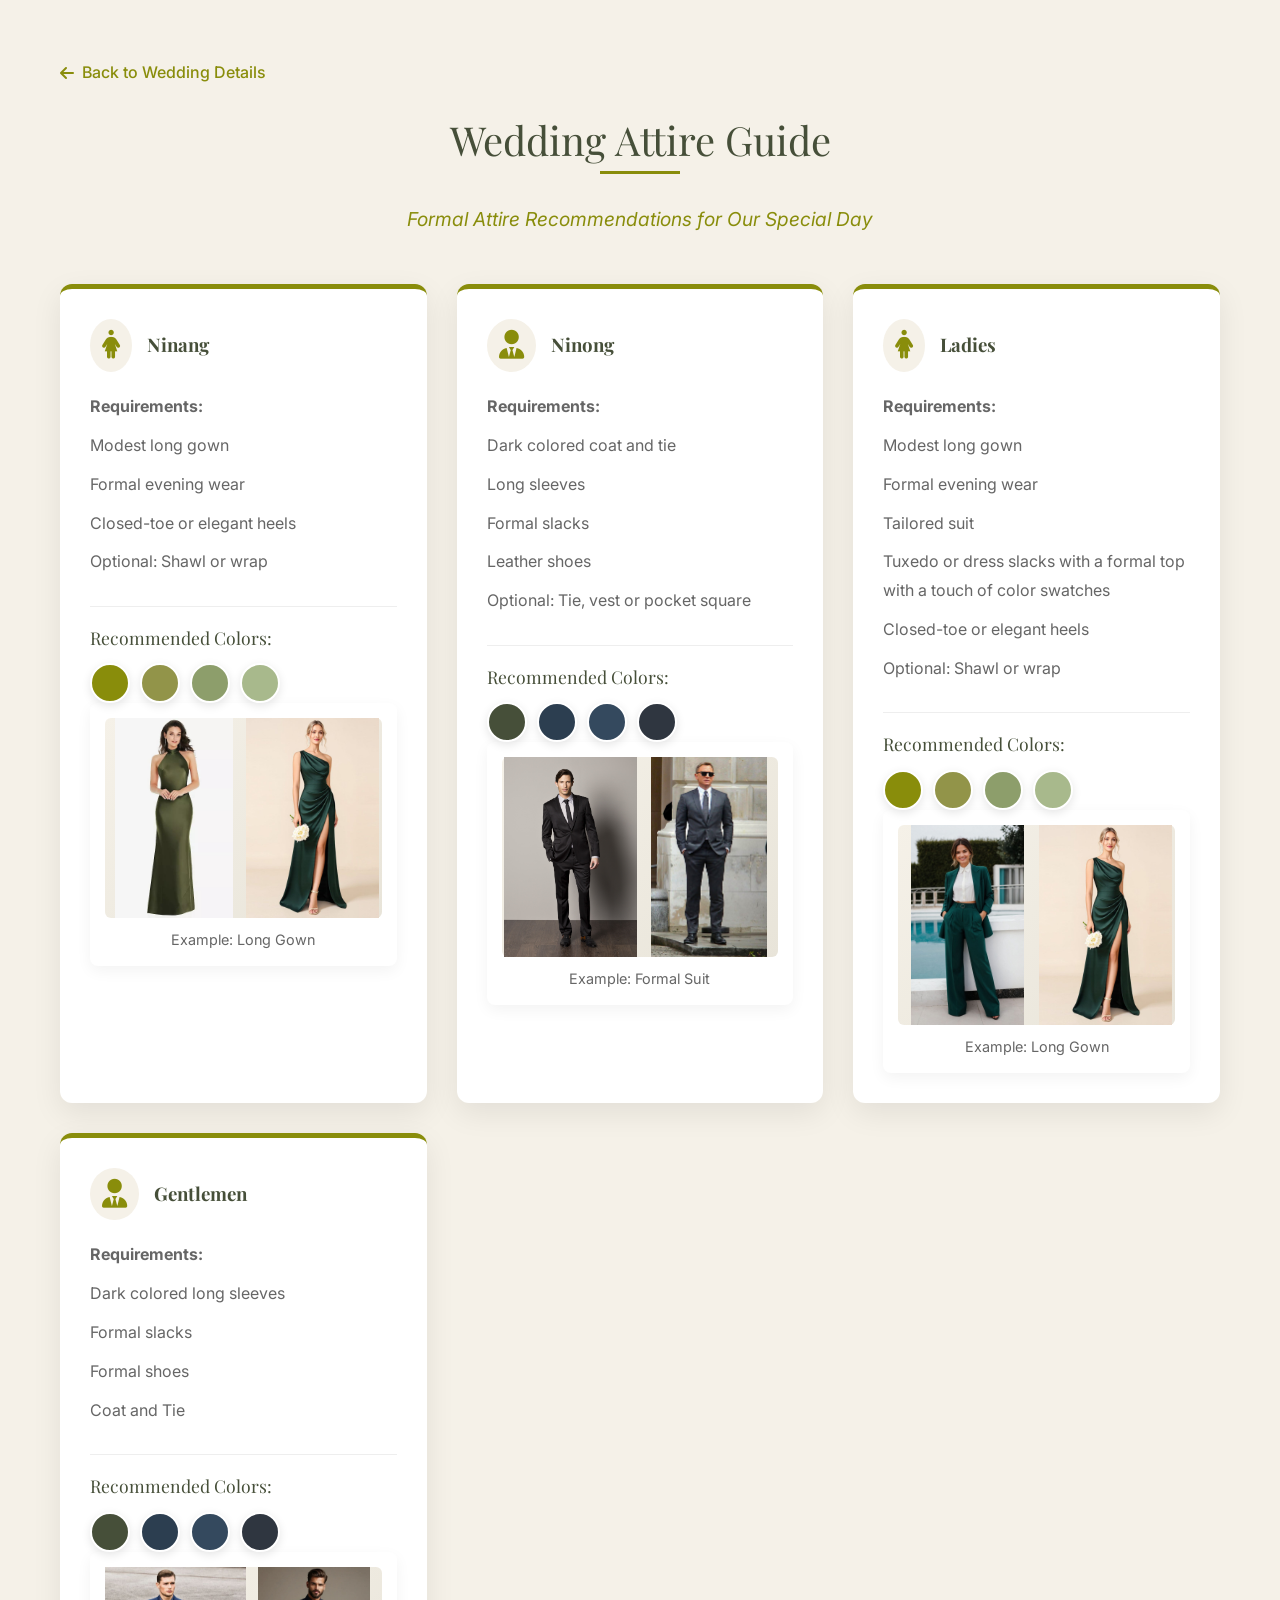
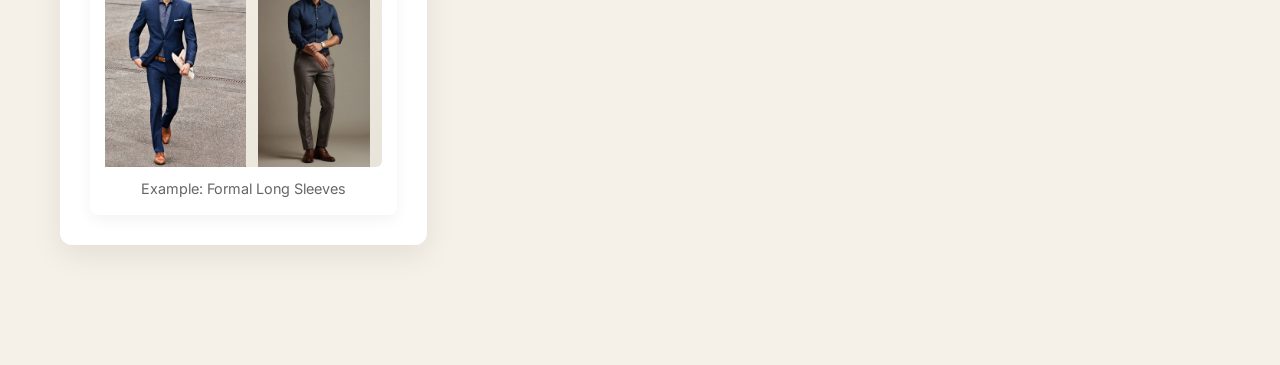
<file: AttireGuide.html>
<!DOCTYPE html>
<html lang="en">
<head>
    <meta charset="UTF-8">
    <meta name="viewport" content="width=device-width, initial-scale=1.0">
    <title>Attire Guide - Eurish & James Wedding</title>
    <link rel="preconnect" href="https://fonts.googleapis.com">
    <link rel="preconnect" href="https://fonts.gstatic.com" crossorigin>
    <link href="https://fonts.googleapis.com/css2?family=Playfair+Display:ital,wght@0,400;0,700;1,400&family=Inter:wght@300;400;500;600&display=swap" rel="stylesheet">
    <link rel="stylesheet" href="https://cdnjs.cloudflare.com/ajax/libs/font-awesome/6.0.0/css/all.min.css">
    <link rel="icon" type="image/png" href="favicon.png">
    <link rel="stylesheet" href="style.css">
    <style>
        .attire-guide-container {
            max-width: 1200px;
            margin: 0 auto;
            padding: 60px 20px;
            background: var(--beige);
            min-height: 100vh;
        }

        .back-button {
            display: inline-flex;
            align-items: center;
            gap: 8px;
            color: var(--olive);
            text-decoration: none;
            margin-bottom: 30px;
            font-weight: 500;
        }

        .attire-title {
            text-align: center;
            font-size: 2.5rem;
            color: var(--gray-green);
            margin-bottom: 40px;
            position: relative;
        }

            .attire-title::after {
                content: '';
                position: absolute;
                bottom: -10px;
                left: 50%;
                transform: translateX(-50%);
                width: 80px;
                height: 3px;
                background: var(--olive);
            }

        .attire-subtitle {
            text-align: center;
            color: var(--olive);
            font-size: 1.2rem;
            margin-bottom: 50px;
            font-style: italic;
        }

        .attire-grid {
            display: grid;
            grid-template-columns: repeat(auto-fit, minmax(300px, 1fr));
            gap: 30px;
            margin-bottom: 60px;
        }

        .attire-category {
            background: white;
            padding: 30px;
            border-radius: 12px;
            box-shadow: 0 10px 30px rgba(0,0,0,0.08);
            border-top: 5px solid var(--olive);
            transition: transform 0.3s ease;
        }

            .attire-category:hover {
                transform: translateY(-5px);
            }

        .attire-header {
            display: flex;
            align-items: center;
            gap: 15px;
            margin-bottom: 20px;
            color: var(--gray-green);
        }

            .attire-header i {
                font-size: 1.8rem;
                color: var(--olive);
                background: var(--beige);
                padding: 12px;
                border-radius: 50%;
            }

        .attire-content {
            color: var(--text-light);
            line-height: 1.8;
        }

            .attire-content p {
                margin-bottom: 10px;
            }

        .color-guide {
            margin-top: 30px;
            padding-top: 20px;
            border-top: 1px solid #eee;
        }

            .color-guide h4 {
                color: var(--gray-green);
                margin-bottom: 15px;
                font-size: 1.1rem;
            }

        .color-swatches {
            display: flex;
            gap: 10px;
            flex-wrap: wrap;
        }

        .example-images {
            margin-top: 60px;
        }

            .example-images h3 {
                text-align: center;
                color: var(--gray-green);
                margin-bottom: 30px;
                font-size: 1.8rem;
            }

        .image-grid {
            display: grid;
            grid-template-columns: repeat(auto-fit, minmax(250px, 1fr));
            gap: 20px;
        }

        .image-item {
            background: white;
            padding: 15px;
            border-radius: 8px;
            text-align: center;
            box-shadow: 0 5px 15px rgba(0,0,0,0.05);
        }

        .image-placeholder {
            width: 100%;
            height: 200px;
            background: linear-gradient(135deg, #f5f1e8 0%, #e8e4d9 100%);
            border-radius: 6px;
            display: flex;
            align-items: center;
            justify-content: center;
            color: var(--olive);
            font-size: 0.9rem;
            margin-bottom: 10px;
        }

        .image-item p {
            color: var(--text-light);
            font-size: 0.9rem;
        }

        @media (max-width: 768px) {
            .attire-grid {
                grid-template-columns: 1fr;
            }

            .attire-title {
                font-size: 2rem;
            }
        }
    </style>
</head>
<body>
    <div class="attire-guide-container">
        <a href="./index.html" class="back-button">
            <i class="fas fa-arrow-left"></i> Back to Wedding Details
        </a>

        <h1 class="attire-title">Wedding Attire Guide</h1>
        <p class="attire-subtitle">Formal Attire Recommendations for Our Special Day</p>


        <div class="attire-grid">


            <div class="attire-category">
                <div class="attire-header">
                    <i class="fas fa-female"></i>
                    <h3><strong>Ninang</strong></h3>
                </div>
                <div class="attire-content">
                    <p><strong>Requirements:</strong></p>
                    <p>Modest long gown</p>
                    <p>Formal evening wear</p>
                    <!--<p>Elegant accessories</p>-->
                    <p>Closed-toe or elegant heels</p>
                    <p>Optional: Shawl or wrap</p>

                    <div class="color-guide">
                        <h4>Recommended Colors:</h4>
                        <div class="color-swatches">
                            <div class="color-swatch" style="background: #898d0b;"></div>
                            <div class="color-swatch" style="background: #929449;"></div>
                            <div class="color-swatch" style="background: #8D9E6B;"></div>
                            <div class="color-swatch" style="background: #a8b98c;"></div>
                        </div>
                    </div>
                </div>
                <div class="image-item">
                    <div class="image-placeholder">
                        <!--<i class="fas fa-image"></i> Example: Formal Suit-->
                        <!--<img src="./long-gown.jpg" alt="long-gown" class="qr-image">-->
                        <img src="./long-gown1.jpg" alt="long-gown1" class="qr-image">
                        <img src="./long-gown2.jpg" alt="long-gown2" class="qr-image">
                    </div>
                    <p>Example: Long Gown</p>
                </div>

            </div>


            <div class="attire-category">
                <div class="attire-header">
                    <i class="fas fa-user-tie"></i>
                    <h3><strong>Ninong</strong></h3>
                </div>

                <div class="attire-content">
                    <p><strong>Requirements:</strong></p>
                    <p>Dark colored coat and tie</p>
                    <p>Long sleeves</p>
                    <p>Formal slacks</p>
                    <p>Leather shoes</p>
                    <p>Optional: Tie, vest or pocket square</p>

                    <div class="color-guide">
                        <h4>Recommended Colors:</h4>
                        <div class="color-swatches">
                            <div class="color-swatch" style="background: #464f39;"></div>
                            <div class="color-swatch" style="background: #2c3e50;"></div>
                            <div class="color-swatch" style="background: #34495e;"></div>
                            <div class="color-swatch" style="background: #2f3640;"></div>
                        </div>
                    </div>
                </div>
                <div class="image-item">
                    <div class="image-placeholder">
                        <!--<i class="fas fa-image"></i> Example: Formal Suit-->
                        <img src="./black-suit.jpg" alt="black-suit" class="qr-image">
                        <img src="./dark-grey-suit.jpg" alt="dark-grey-suit" class="qr-image">
                        <!--<img src="./navy-suit.jpg" alt="navy-suit" class="qr-image">-->
                    </div>
                    <p>Example: Formal Suit</p>
                </div>
            </div>


            <div class="attire-category">
                <div class="attire-header">
                    <i class="fas fa-female"></i>
                    <h3><strong>Ladies</strong></h3>
                </div>
                <div class="attire-content">
                    <p><strong>Requirements:</strong></p>
                    <p>Modest long gown</p>
                    <p>Formal evening wear</p>
                    <p>Tailored suit</p>
                    <p>Tuxedo or dress slacks with a formal top with a touch of color swatches</p>
                    <p>Closed-toe or elegant heels</p>
                    <p>Optional: Shawl or wrap</p>

                    <div class="color-guide">
                        <h4>Recommended Colors:</h4>
                        <div class="color-swatches">
                            <div class="color-swatch" style="background: #898d0b;"></div>
                            <div class="color-swatch" style="background: #929449;"></div>
                            <div class="color-swatch" style="background: #8D9E6B;"></div>
                            <div class="color-swatch" style="background: #a8b98c;"></div>
                        </div>
                    </div>
                </div>
                <div class="image-item">
                    <div class="image-placeholder">
                        <!--<i class="fas fa-image"></i> Example: Formal Suit-->
                        <!--<img src="./long-gown.jpg" alt="long-gown" class="qr-image">-->
                        <img src="./tuxedo.jpg" alt="tuxedo" class="qr-image">
                        <img src="./long-gown2.jpg" alt="long-gown2" class="qr-image">
                    </div>
                    <p>Example: Long Gown</p>
                </div>

            </div>


            <div class="attire-category">
                <div class="attire-header">
                    <i class="fas fa-user-tie"></i>
                    <h3><strong>Gentlemen</strong></h3>
                </div>

                <div class="attire-content">
                    <p><strong>Requirements:</strong></p>
                    <p>Dark colored long sleeves</p>
                    <p>Formal slacks</p>
                    <p>Formal shoes</p>
                    <p>Coat and Tie</p>

                    <div class="color-guide">
                        <h4>Recommended Colors:</h4>
                        <div class="color-swatches">
                            <div class="color-swatch" style="background: #464f39;"></div>
                            <div class="color-swatch" style="background: #2c3e50;"></div>
                            <div class="color-swatch" style="background: #34495e;"></div>
                            <div class="color-swatch" style="background: #2f3640;"></div>
                        </div>
                    </div>
                </div>
                <div class="image-item">
                    <div class="image-placeholder">
                        <!--<i class="fas fa-image"></i> Example: Formal Suit-->
                        <img src="./navy-suit.jpg" alt="long-sleeves" class="qr-image">
                        <img src="./long-sleeves2.jpg" alt="long-sleeves2" class="qr-image">
                        <!--<img src="./navy-suit.jpg" alt="navy-suit" class="qr-image">-->
                    </div>
                    <p>Example: Formal Long Sleeves</p>
                </div>
            </div>

        </div>

        <!--<div class="example-images">
            <h3>Attire Inspiration</h3>
            <div class="image-grid">
                <div class="image-item">
                    <div class="image-placeholder">
                        <i class="fas fa-image"></i> Example: Formal Suit
                    </div>
                    <p>Dark colored suit with tie</p>
                </div>
                <div class="image-item">
                    <div class="image-placeholder">
                        <i class="fas fa-image"></i> Example: Long Gown
                    </div>
                    <p>Elegant evening gown</p>
                </div>
                <div class="image-item">
                    <div class="image-placeholder">
                        <i class="fas fa-image"></i> Example: Color Palette
                    </div>
                    <p>Wedding color scheme</p>
                </div>
            </div>
        </div>-->
    </div>

    <script>
        // Smooth scrolling for back button
        document.querySelector('.back-button').addEventListener('click', function(e) {
            e.preventDefault();
            window.history.back();
        });
    </script>
</body>
</html>
</file>
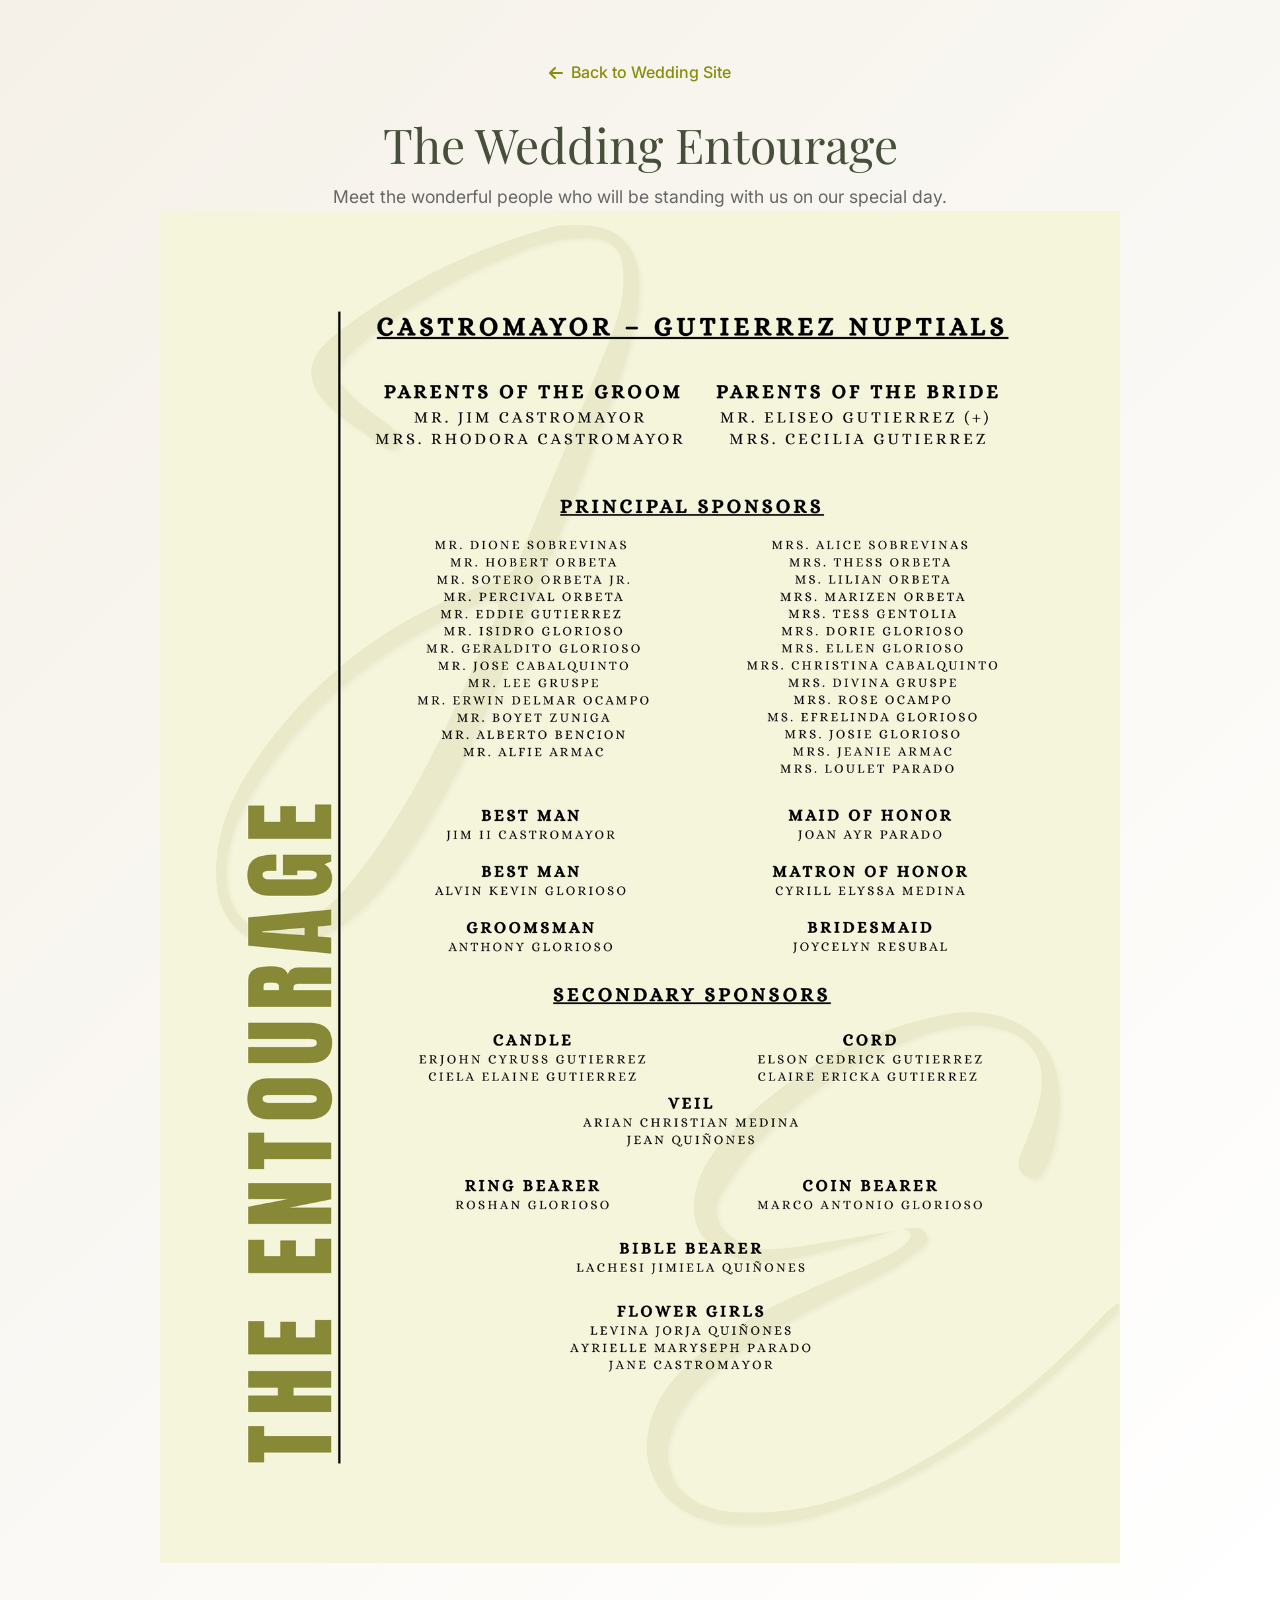
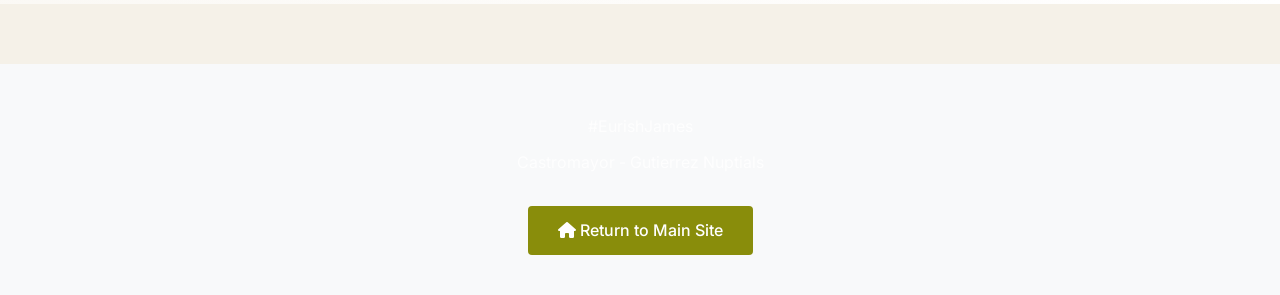
<file: entourage.html>
<!DOCTYPE html>
<html lang="en">
<head>
    <meta charset="UTF-8">
    <meta name="viewport" content="width=device-width, initial-scale=1.0">
    <title>The Entourage - Eurish & James Wedding</title>
    <link rel="preconnect" href="https://fonts.googleapis.com">
    <link rel="preconnect" href="https://fonts.gstatic.com" crossorigin>
    <link href="https://fonts.googleapis.com/css2?family=Playfair+Display:ital,wght@0,400;0,700;1,400&family=Inter:wght@300;400;500;600&display=swap" rel="stylesheet">
    <link rel="stylesheet" href="https://cdnjs.cloudflare.com/ajax/libs/font-awesome/6.0.0/css/all.min.css">
    <!-- Add favicon -->
    <link rel="icon" type="image/png" href="favicon.png">
    <link rel="stylesheet" href="style.css">
    <style>
        /* Additional styles for entourage page */
        .entourage-header {
            text-align: center;
            padding: 60px 20px 40px;
            background: linear-gradient(135deg, var(--beige) 0%, #ffffff 100%);
        }

        .back-button {
            display: inline-flex;
            align-items: center;
            gap: 8px;
            color: var(--olive);
            text-decoration: none;
            margin-bottom: 30px;
            font-weight: 500;
        }

        .entourage-header h1 {
            font-size: 3rem;
            color: var(--gray-green);
            margin-bottom: 10px;
        }

        .entourage-header p {
            color: var(--text-light);
            font-size: 1.1rem;
            max-width: 800px;
            margin: 0 auto;
            line-height: 1.6;
        }

        .entourage-container {
            max-width: 1200px;
            margin: 0 auto;
            padding: 40px 20px;
        }

        .entourage-category {
            margin-bottom: 80px;
        }

        .category-title {
            text-align: center;
            color: var(--gray-green);
            font-size: 2.2rem;
            margin-bottom: 40px;
            padding-bottom: 15px;
            border-bottom: 3px solid var(--olive-pale);
            position: relative;
        }

            .category-title::after {
                content: '';
                position: absolute;
                bottom: -3px;
                left: 50%;
                transform: translateX(-50%);
                width: 100px;
                height: 3px;
                background: var(--olive);
            }

        .entourage-grid-detailed {
            display: grid;
            grid-template-columns: repeat(auto-fill, minmax(280px, 1fr));
            gap: 30px;
        }

        .entourage-card {
            background: white;
            border-radius: 12px;
            overflow: hidden;
            box-shadow: 0 10px 30px rgba(0,0,0,0.08);
            transition: all 0.3s ease;
            border: 1px solid #eee;
        }

            .entourage-card:hover {
                transform: translateY(-5px);
                box-shadow: 0 15px 40px rgba(137, 141, 11, 0.15);
            }

        .member-image-container {
            width: 100%;
            height: 280px;
            position: relative;
            border-bottom: 3px solid var(--olive);
        }

        /*.member-image {
            width: 100%;
            height: 100%;
            object-fit: cover;
            display: block;
        }*/

        .member-image {
            position: absolute;
            inset: 0;
            width: 100%;
            height: 100%;
            object-fit: contain;
        }

        .image-placeholder {
            position: absolute;
            top: 0;
            left: 0;
            width: 100%;
            height: 100%;
            background: linear-gradient(135deg, var(--olive-light) 0%, var(--olive-pale) 100%);
            object-fit: contain;
            display: flex;
            align-items: center;
            justify-content: center;
            color: white;
            font-size: 4rem;
            z-index: 1;
        }

        /* Show placeholder only if image fails to load or doesn't exist */
    /*    .member-image:not([src]),
        .member-image[src=""],
        .member-image-container:not(:has(img[src])) .image-placeholder,
        .member-image-container img[style*="display: none"] + .image-placeholder {
            display: flex;
        }*/

        .member-info {
            padding: 25px;
            text-align: center;
        }

        .member-role {
            color: var(--olive);
            font-weight: 600;
            font-size: 0.9rem;
            text-transform: uppercase;
            letter-spacing: 1px;
            margin-bottom: 8px;
        }

        .member-name {
            color: var(--gray-green);
            font-size: 1.3rem;
            margin-bottom: 5px;
            font-family: 'Playfair Display', serif;
        }

        .member-relation {
            color: var(--text-light);
            font-size: 0.95rem;
            font-style: italic;
            margin-bottom: 15px;
        }

        .member-note {
            color: var(--text-light);
            font-size: 0.9rem;
            padding-top: 15px;
            border-top: 1px solid #eee;
            margin-top: 15px;
        }

        .entourage-footer {
            text-align: center;
            padding: 40px 20px;
            background: var(--gray-light);
            margin-top: 60px;
        }

        /* Remove arrows from ALL member names on this page */
        h3.member-name::after,
        .entourage-card h3::after,
        .member-info h3::after {
            content: none !important;
            display: none !important;
            visibility: hidden !important;
            width: 0 !important;
            height: 0 !important;
            opacity: 0 !important;
        }

        @media (max-width: 768px) {
            .entourage-header h1 {
                font-size: 2.2rem;
            }

            .category-title {
                font-size: 1.8rem;
            }

            .entourage-grid-detailed {
                grid-template-columns: 1fr;
            }

            .member-image-container {
                height: 240px;
            }
        }
    </style>
</head>
<body>
    <!-- Header with back button -->
    <header class="entourage-header">
        <div class="container">
            <a href="index.html#entourage" class="back-button">
                <i class="fas fa-arrow-left"></i> Back to Wedding Site
            </a>
            <h1>The Wedding Entourage</h1>
            <p>Meet the wonderful people who will be standing with us on our special day.</p>
            <img src="./Entourage.png" alt="Entourage" class="qr-image">
        </div>
    </header>

    <!--<div class="entourage-container">-->

        <!-- Parents Section -->
        <!--<section class="entourage-category" id="parents">-->

            <!-- Row 1: Parents of the Bride -->
            <!--<h2 class="category-title">Parents of the Bride</h2>
            <div class="entourage-grid-detailed">-->
                <!-- Bride's Father -->
                <!--<div class="entourage-card">
                    <div class="member-image-container">
                        <img src="./images/parents-bride-father.jpg" alt="Mr. Eliseo Gutierrez" class="member-image">
                        <div class="image-placeholder">
                            <i class="fas fa-user-tie"></i>
                        </div>
                    </div>
                    <div class="member-info">
                        <div class="member-role">Father of the Bride</div>
                        <h3 class="member-name">Mr. Eliseo Gutierrez (+)</h3>
                        <p class="member-relation">Bride's Father</p>
                    </div>
                </div>-->

                <!-- Bride's Mother -->
                <!--<div class="entourage-card">
                    <div class="member-image-container">
                        <img src="./images/parents-bride-mother.jpg" alt="Mrs. Cecilia Gutierrez" class="member-image">
                        <div class="image-placeholder">
                            <i class="fas fa-user-tie"></i>
                        </div>
                    </div>
                    <div class="member-info">
                        <div class="member-role">Mother of the Bride</div>
                        <h3 class="member-name">Mrs. Cecilia Gutierrez</h3>
                        <p class="member-relation">Bride's Mother</p>
                    </div>
                </div>
            </div>--> <!-- End of Bride's Parents Row -->
            <!-- Row 2: Parents of the Groom -->
            <!--<h2 class="category-title" style="margin-top: 3rem;">Parents of the Groom</h2>
            <div class="entourage-grid-detailed">-->
                <!-- Groom's Father -->
                <!--<div class="entourage-card">
                    <div class="member-image-container">
                        <div class="image-placeholder">-->
                            <!--<img src="./images/parents-groom-father.jpg" alt="Mr. Jim Castromayor" class="member-image">-->
                            <!--<i class="fas fa-user-tie"></i>
                        </div>
                    </div>
                    <div class="member-info">
                        <div class="member-role">Father of the Groom</div>
                        <h3 class="member-name">Mr. Jim Castromayor</h3>
                        <p class="member-relation">Groom's Father</p>
                    </div>
                </div>-->

                <!-- Groom's Mother -->
                <!--<div class="entourage-card">
                    <div class="member-image-container">
                        <div class="image-placeholder">-->
                            <!--<img src="./images/parents-groom-mother.jpg" alt="Mrs. Rhodora Castromayor" class="member-image">-->
                            <!--<i class="fas fa-user-tie"></i>
                        </div>
                    </div>
                    <div class="member-info">
                        <div class="member-role">Mother of the Groom</div>
                        <h3 class="member-name">Mrs. Rhodora Castromayor</h3>
                        <p class="member-relation">Groom's Mother</p>
                    </div>
                </div>
            </div>--> <!-- End of Groom's Parents Row -->

        <!--</section>-->

        <!-- Wedding Party Section -->
        <!--<section class="entourage-category" id="wedding-party">
            <h2 class="category-title">Wedding Party</h2>
            <div class="entourage-grid-detailed">-->

                <!-- Matron of Honor -->
                <!--<div class="entourage-card">
                    <div class="member-image-container">
                        <img src="./images/matron-of-honor-cyrill.jpg" alt="Cyrill Elyssa Medina" class="member-image">
                        <div class="image-placeholder">
                            <i class="fas fa-user-tie"></i>
                        </div>
                    </div>
                    <div class="member-info">
                        <div class="member-role">Matron of Honor</div>
                        <h3 class="member-name">Cyrill Elyssa Medina</h3>
                        <p class="member-relation">Bride's Sister</p>
                    </div>
                </div>-->

                <!-- Maid of Honor -->
                <!--<div class="entourage-card">
                    <div class="member-image-container">
                        <img src="./images/maid-of-honor-joan.jpg" alt="Joan Ayr Parado" class="member-image">
                        <div class="image-placeholder">
                            <i class="fas fa-user-tie"></i>
                        </div>
                    </div>
                    <div class="member-info">
                        <div class="member-role">Maid of Honor</div>
                        <h3 class="member-name">Joan Ayr Parado</h3>
                        <p class="member-relation">Bride's Cousin</p>
                    </div>
                </div>-->

                <!-- Best Man -->
                <!--<div class="entourage-card">
                    <div class="member-image-container">
                        <img src="./images/best-man-alvin.jpg" alt="Alvin Kevin Glorioso" class="member-image">
                        <div class="image-placeholder">
                            <i class="fas fa-user-tie"></i>
                        </div>
                    </div>
                    <div class="member-info">
                        <div class="member-role">Best Man</div>
                        <h3 class="member-name">Alvin Kevin Glorioso</h3>
                        <p class="member-relation">Groom's Cousin</p>
                    </div>
                </div>-->

                <!-- Best Man -->
                <!--<div class="entourage-card">
                    <div class="member-image-container">
                        <img src="./images/best-man-jim.jpg" alt="Jim II Castromayor" class="member-image">
                        <div class="image-placeholder">
                            <i class="fas fa-user-tie"></i>
                        </div>
                    </div>
                    <div class="member-info">
                        <div class="member-role">Best Man</div>
                        <h3 class="member-name">Jim II Castromayor</h3>
                        <p class="member-relation">Groom's Brother</p>
                    </div>
                </div>-->

                <!-- Bridesmaid -->
                <!--<div class="entourage-card">
                    <div class="member-image-container">
                        <img src="./images/bridesmaid-jocelyn.jpg" alt="Jocelyn Resubal" class="member-image">
                        <div class="image-placeholder">
                            <i class="fas fa-user-tie"></i>
                        </div>
                    </div>
                    <div class="member-info">
                        <div class="member-role">Bridesmaid</div>
                        <h3 class="member-name">Joyce Resubal</h3>
                        <p class="member-relation">Bride's Cousin</p>
                    </div>
                </div>-->


                <!-- Grooms Man -->
                <!--<div class="entourage-card">
                    <div class="member-image-container">
                        <img src="./images/groomsman-anthony.jpg" alt="Anthony Glorioso" class="member-image">
                        <div class="image-placeholder">
                            <i class="fas fa-user-tie"></i>
                        </div>
                    </div>
                    <div class="member-info">
                        <div class="member-role">Grooms Man</div>
                        <h3 class="member-name">Anthony Glorioso</h3>
                        <p class="member-relation">Groom's Cousin</p>
                    </div>
                </div>-->

                <!-- Candle -->

                <!--<div class="entourage-card">
                    <div class="member-image-container">
                        <img src="./images/candle-ciela.jpg" alt="Ciela Elaine Gutierrez" class="member-image">
                        <div class="image-placeholder">
                            <i class="fas fa-user-tie"></i>
                        </div>
                    </div>
                    <div class="member-info">
                        <div class="member-role">Candle Bearer</div>
                        <h3 class="member-name">Ciela Elaine Gutierrez</h3>
                        <p class="member-relation">Bride's Sister</p>
                    </div>
                </div>


                <div class="entourage-card">
                    <div class="member-image-container">
                        <img src="./images/candle-erjohn.jpg" alt="Erjohn Cyruss Gutierrez" class="member-image">
                        <div class="image-placeholder">
                            <i class="fas fa-user-tie"></i>
                        </div>
                    </div>
                    <div class="member-info">
                        <div class="member-role">Candle Bearer</div>
                        <h3 class="member-name">Erjohn Cyruss Gutierrez</h3>
                        <p class="member-relation">Bride's Brother</p>
                    </div>
                </div>-->



                <!-- Cord -->
                <!--<div class="entourage-card">
                    <div class="member-image-container">
                        <img src="./images/cord-claire.jpg" alt="Claire Ericka Gutierrez" class="member-image">
                        <div class="image-placeholder">
                            <i class="fas fa-user-tie"></i>
                        </div>
                    </div>
                    <div class="member-info">
                        <div class="member-role">Cord Bearer</div>
                        <h3 class="member-name">Claire Ericka Gutierrez</h3>
                        <p class="member-relation">Bride's Sister</p>
                    </div>
                </div>

                <div class="entourage-card">
                    <div class="member-image-container">
                        <img src="./images/cord-elson.jpg" alt="Elson Cedrick Gutierrez" class="member-image">
                        <div class="image-placeholder">
                            <i class="fas fa-user-tie"></i>
                        </div>
                    </div>
                    <div class="member-info">
                        <div class="member-role">Cord Bearer</div>
                        <h3 class="member-name">Elson Cedrick Gutierrez</h3>
                        <p class="member-relation">Bride's Brother</p>
                    </div>
                </div>-->


                <!-- Veil -->
                <!--<div class="entourage-card">
                    <div class="member-image-container">
                        <img src="./images/veil-jean.jpg" alt="Jean Quiñones" class="member-image">
                        <div class="image-placeholder">
                            <i class="fas fa-user-tie"></i>
                        </div>
                    </div>
                    <div class="member-info">
                        <div class="member-role">Veil Bearer</div>
                        <h3 class="member-name">Jean Quiñones</h3>
                        <p class="member-relation">Groom's Sister</p>
                    </div>
                </div>

                <div class="entourage-card">
                    <div class="member-image-container">
                        <img src="./images/veil-arian.jpg" alt="Arian Christian Medina" class="member-image">
                        <div class="image-placeholder">
                            <i class="fas fa-user-tie"></i>
                        </div>
                    </div>
                    <div class="member-info">
                        <div class="member-role">Veil Bearer</div>
                        <h3 class="member-name">Arian Christian Medina</h3>
                        <p class="member-relation">Bride's Brother-in-law</p>
                    </div>
                </div>-->

                <!-- Bible Bearer -->
                <!--<div class="entourage-card">
                    <div class="member-image-container">
                        <img src="./images/bible-lachesi.jpg" alt="Lachesi Jimiela Quiñones" class="member-image">
                        <div class="image-placeholder">
                            <i class="fas fa-user-tie"></i>
                        </div>
                    </div>
                    <div class="member-info">
                        <div class="member-role">Bible Bearer</div>
                        <h3 class="member-name">Lachesi Jimiela Quiñones</h3>
                        <p class="member-relation">Groom's Niece</p>
                    </div>
                </div>-->

                <!-- Coin Bearer -->
                <!--<div class="entourage-card">
                    <div class="member-image-container">
                        <img src="./images/coin-marco.jpg" alt="Marco Antonio Glorioso" class="member-image">
                        <div class="image-placeholder">
                            <i class="fas fa-user-tie"></i>
                        </div>
                    </div>
                    <div class="member-info">
                        <div class="member-role">Coin Bearer</div>
                        <h3 class="member-name">Marco Antonio Glorioso</h3>
                        <p class="member-relation">Groom's Nephew</p>
                    </div>
                </div>-->

                <!-- Ring Bearer -->
                <!--<div class="entourage-card">
                    <div class="member-image-container">
                        <img src="./images/ring-roshan.jpg" alt="Roshan Glorioso" class="member-image">
                        <div class="image-placeholder">
                            <i class="fas fa-user-tie"></i>
                        </div>
                    </div>
                    <div class="member-info">
                        <div class="member-role">Ring Bearer</div>
                        <h3 class="member-name">Roshan Glorioso</h3>
                        <p class="member-relation">Groom's Nephew</p>
                    </div>
                </div>-->

                <!-- Flower Girls -->
                <!--<div class="entourage-card">
                    <div class="member-image-container">
                        <img src="./images/flowergirl-levina.jpg" alt="Levina Jorja Quiñones" class="member-image">
                        <div class="image-placeholder">
                            <i class="fas fa-user-tie"></i>
                        </div>
                    </div>
                    <div class="member-info">
                        <div class="member-role">Flower Girl</div>
                        <h3 class="member-name">Levina Jorja Quiñones</h3>
                        <p class="member-relation">Groom's Niece</p>
                    </div>
                </div>

                <div class="entourage-card">
                    <div class="member-image-container">
                        <img src="./images/flowergirl-ayriell.jpg" alt="Ayriell Maryseph Parado" class="member-image">
                        <div class="image-placeholder">
                            <i class="fas fa-user-tie"></i>
                        </div>
                    </div>
                    <div class="member-info">
                        <div class="member-role">Flower Girl</div>
                        <h3 class="member-name">Ayriell Maryseph Parado</h3>
                        <p class="member-relation">Bride's Niece</p>
                    </div>
                </div>

                <div class="entourage-card">
                    <div class="member-image-container">
                        <img src="./images/flowergirl-jane.jpg" alt="Jane Castromayor" class="member-image">
                        <div class="image-placeholder">
                            <i class="fas fa-user-tie"></i>
                        </div>
                    </div>
                    <div class="member-info">
                        <div class="member-role">Flower Girl</div>
                        <h3 class="member-name">Jane Castromayor</h3>
                        <p class="member-relation">Groom's Sister</p>
                    </div>
                </div>
            </div>
        </section>-->

        <!-- Principal Sponsors Section -->
        <!--<section class="entourage-category" id="sponsors">
            <h2 class="category-title">Principal Sponsors</h2>
            <div class="entourage-grid-detailed">-->
                <!-- Sponsor Couples -->
                <!--<div class="entourage-card">
                    <div class="member-image-container">
                        <img src="./images/sponsors-eddie-loulet.jpg" alt="Mr. Eddie Gutierrez and Mrs. Loulet Parado" class="member-image">
                        <div class="image-placeholder">
                            <i class="fas fa-user-friends"></i>
                        </div>
                    </div>
                    <div class="member-info">
                        <h3 class="member-name">Mr. Eddie Gutierrez</h3>
                        <p class="member-relation">and</p>
                        <h3 class="member-name">Mrs. Tess Gentolia</h3>
                        <p class="member-role">--><!--Sponsor Couple--><!--</p>
                    </div>
                </div>

                <div class="entourage-card">
                    <div class="member-image-container">
                        <img src="./images/sponsors-dione-alice.jpg" alt="Mr. Dione Sobrevinas and Mrs. Alice Sobrevinas" class="member-image">
                        <div class="image-placeholder">
                            <i class="fas fa-user-friends"></i>
                        </div>
                    </div>
                    <div class="member-info">
                        <h3 class="member-name">Mr. Dione Sobrevinas</h3>
                        <p class="member-relation">and</p>
                        <h3 class="member-name">Mrs. Alice Sobrevinas</h3>
                        <p class="member-role">--><!--Sponsor Couple--><!--</p>
                    </div>
                </div>

                <div class="entourage-card">
                    <div class="member-image-container">
                        <img src="./images/sponsors-hobert-thess.jpg" alt="Mr. Hobert Orbeta and Mrs. Thess Orbeta" class="member-image">
                        <div class="image-placeholder">
                            <i class="fas fa-user-friends"></i>
                        </div>
                    </div>
                    <div class="member-info">
                        <h3 class="member-name">Mr. Hobert Orbeta</h3>
                        <p class="member-relation">and</p>
                        <h3 class="member-name">Mrs. Thess Orbeta</h3>
                        <p class="member-role">--><!--Sponsor Couple--><!--</p>
                    </div>
                </div>

                <div class="entourage-card">
                    <div class="member-image-container">
                        <img src="./images/sponsors-sotero-lilian.jpg" alt="Mr. Sotero Orbeta Jr. and Ms. Lilian Orbeta" class="member-image">
                        <div class="image-placeholder">
                            <i class="fas fa-user-friends"></i>
                        </div>
                    </div>
                    <div class="member-info">
                        <h3 class="member-name">Mr. Sotero Orbeta Jr.</h3>
                        <p class="member-relation">and</p>
                        <h3 class="member-name">Ms. Lilian Orbeta</h3>
                        <p class="member-role">--><!--Sponsor Couple--><!--</p>
                    </div>
                </div>



                <div class="entourage-card">
                    <div class="member-image-container">
                        <img src="./images/sponsors-percival-marizen.jpg" alt="Mr. Percival Orbeta and Mrs. Marizen Orbeta" class="member-image">
                        <div class="image-placeholder">
                            <i class="fas fa-user-friends"></i>
                        </div>
                    </div>
                    <div class="member-info">
                        <h3 class="member-name">Mr. Percival Orbeta</h3>
                        <p class="member-relation">and</p>
                        <h3 class="member-name">Mrs. Marizen Orbeta</h3>
                        <p class="member-role">--><!--Sponsor Couple--><!--</p>
                    </div>
                </div>-->
                <!-- Single Sponsor -->
                <!--<div class="entourage-card">
                    <div class="member-image-container">
                        <img src="./images/sponsor-tess.jpg" alt="Mrs. Tess Gentolia" class="member-image">
                        <div class="image-placeholder">
                            <i class="fas fa-user-friends"></i>
                        </div>
                    </div>
                    <div class="member-info">
                        <div class="member-role">--><!--Sponsor--><!--</div>
                        <h3 class="member-name">Mrs. Loulet Parado</h3>
                        <p class="member-relation">--><!--Family Friend--><!--</p>
                    </div>
                </div>

                <div class="entourage-card">
                    <div class="member-image-container">
                        <img src="./images/sponsors-lee-divina.jpg" alt="Mr. Lee Gruspe and Mrs. Divina Gruspe" class="member-image">
                        <div class="image-placeholder">
                            <i class="fas fa-user-friends"></i>
                        </div>
                    </div>
                    <div class="member-info">
                        <h3 class="member-name">Mr. Lee Gruspe</h3>
                        <p class="member-relation">and</p>
                        <h3 class="member-name">Mrs. Divina Gruspe</h3>
                        <p class="member-role">--><!--Sponsor Couple--><!--</p>
                    </div>
                </div>

                <div class="entourage-card">
                    <div class="member-image-container">
                        <img src="./images/sponsors-erwin-rose.jpg" alt="Mr. Erwin Delmar Ocampo and Mrs. Rose Ocampo" class="member-image">
                        <div class="image-placeholder">
                            <i class="fas fa-user-friends"></i>
                        </div>
                    </div>
                    <div class="member-info">
                        <h3 class="member-name">Mr. Erwin Delmar Ocampo</h3>
                        <p class="member-relation">and</p>
                        <h3 class="member-name">Mrs. Rose Ocampo</h3>
                        <p class="member-role">--><!--Sponsor Couple--><!--</p>
                    </div>
                </div>


                <div class="entourage-card">
                    <div class="member-image-container">
                        <img src="./images/sponsors-edgar-efrelinda.jpg" alt="Mr. Edgar Zuniga and Ms. Efrelinda Glorioso" class="member-image">
                        <div class="image-placeholder">
                            <i class="fas fa-user-friends"></i>
                        </div>
                    </div>
                    <div class="member-info">
                        <h3 class="member-name">Mr. Edgar Zuniga</h3>
                        <p class="member-relation">and</p>
                        <h3 class="member-name">Ms. Efrelinda Glorioso</h3>
                        <p class="member-role">--><!--Sponsor Couple--><!--</p>
                    </div>
                </div>

                <div class="entourage-card">
                    <div class="member-image-container">
                        <img src="./images/sponsors-alberto-josie.jpg" alt="Mr. Alberto Bencion and Mrs. Josie Glorioso" class="member-image">
                        <div class="image-placeholder">
                            <i class="fas fa-user-friends"></i>
                        </div>
                    </div>
                    <div class="member-info">
                        <h3 class="member-name">Mr. Alberto Bencion</h3>
                        <p class="member-relation">and</p>
                        <h3 class="member-name">Mrs. Josie Glorioso</h3>
                        <p class="member-role">--><!--Sponsor Couple--><!--</p>
                    </div>
                </div>


                <div class="entourage-card">
                    <div class="member-image-container">
                        <img src="./images/sponsors-alfie-jeanie.jpg" alt="Mr. Alfie Armac and Mrs. Jeanie Armac" class="member-image">
                        <div class="image-placeholder">
                            <i class="fas fa-user-friends"></i>
                        </div>
                    </div>
                    <div class="member-info">
                        <h3 class="member-name">Mr. Alfie Armac</h3>
                        <p class="member-relation">and</p>
                        <h3 class="member-name">Mrs. Jeanie Armac</h3>
                        <p class="member-role">--><!--Sponsor Couple--><!--</p>
                    </div>
                </div>


                <div class="entourage-card">
                    <div class="member-image-container">
                        <img src="./images/sponsors-jose-christina.jpg" alt="Mr. Jose Cabalquinto and Mrs. Christina Cabalquinto" class="member-image">
                        <div class="image-placeholder">
                            <i class="fas fa-user-friends"></i>
                        </div>
                    </div>
                    <div class="member-info">
                        <h3 class="member-name">Mr. Jose Cabalquinto</h3>
                        <p class="member-relation">and</p>
                        <h3 class="member-name">Mrs. Christina Cabalquinto</h3>
                        <p class="member-role">--><!--Sponsor Couple--><!--</p>
                    </div>
                </div>

                <div class="entourage-card">
                    <div class="member-image-container">
                        <img src="./images/sponsors-geraldito-ellen.jpg" alt="Mr. Geraldito Glorioso and Mrs. Ellen Glorioso" class="member-image">
                        <div class="image-placeholder">
                            <i class="fas fa-user-friends"></i>
                        </div>
                    </div>
                    <div class="member-info">
                        <h3 class="member-name">Mr. Geraldito Glorioso</h3>
                        <p class="member-relation">and</p>
                        <h3 class="member-name">Mrs. Ellen Glorioso</h3>
                        <p class="member-role">--><!--Sponsor Couple--><!--</p>
                    </div>
                </div>





                <div class="entourage-card">
                    <div class="member-image-container">
                        <img src="./images/sponsors-isidro-dorie.jpg" alt="Mr. Isidro Glorioso and Mrs. Dorie Glorioso" class="member-image">
                        <div class="image-placeholder">
                            <i class="fas fa-user-friends"></i>
                        </div>
                    </div>
                    <div class="member-info">
                        <h3 class="member-name">Mr. Isidro Glorioso</h3>
                        <p class="member-relation">and</p>
                        <h3 class="member-name">Mrs. Dorie Glorioso</h3>
                        <p class="member-role">--><!--Sponsor Couple--><!--</p>
                    </div>
                </div>


            </div>
        </section>
    </div>-->

    <footer class="entourage-footer">
        <div class="container">
            <p>#EurishJames</p>
            <p>Castromayor - Gutierrez Nuptials</p>
            <a href="index.html" class="btn-rsvp" style="margin-top: 20px;">
                <i class="fas fa-home"></i> Return to Main Site
            </a>
        </div>
    </footer>

    <script>
        // Handle anchor links when page loads
        document.addEventListener('DOMContentLoaded', function () {
            const hash = window.location.hash;
            if (hash) {
                // Wait a bit for the page to fully render
                setTimeout(function () {
                    const element = document.querySelector(hash);
                    if (element) {
                        const headerHeight = document.querySelector('.entourage-header').offsetHeight;
                        window.scrollTo({
                            top: element.offsetTop - headerHeight - 40,
                            behavior: 'instant' // Use 'instant' instead of 'smooth' for immediate scroll
                        });
                    }
                }, 100); // 100ms delay to ensure page is rendered
            }
        });

        // Image error handling
        document.addEventListener('DOMContentLoaded', function () {
            const images = document.querySelectorAll('.member-image');
            images.forEach(img => {
                // Check if image loaded successfully
                if (img.complete && img.naturalHeight !== 0) {
                    // Image loaded successfully
                    console.log('Image loaded:', img.src);
                } else {
                    // Add error event listener
                    img.addEventListener('error', function () {
                        console.log('Image failed to load:', this.src);
                        this.classList.add('error');
                    });

                    // Also check if image failed to load before event listener was added
                    img.addEventListener('load', function () {
                        console.log('Image loaded successfully:', this.src);
                    });
                }
            });
        });
    </script>
</body>
</html>
</file>
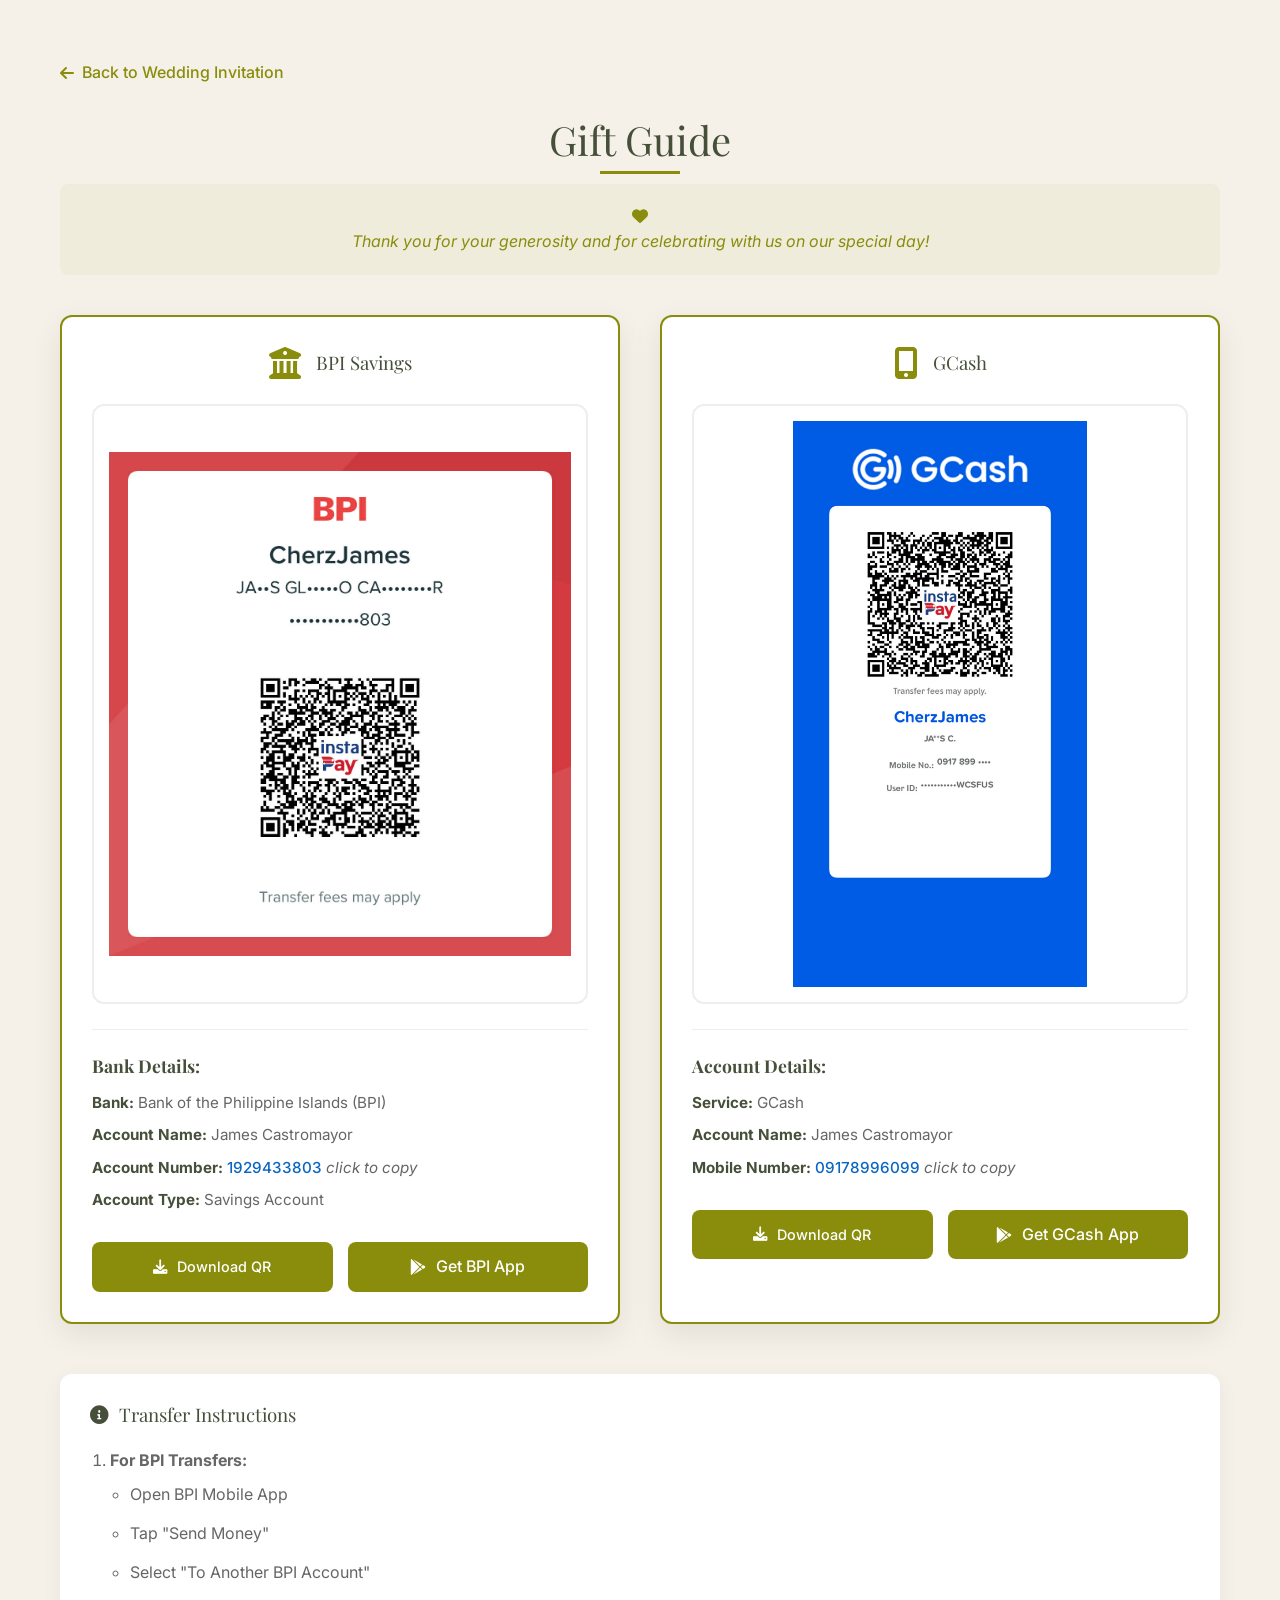
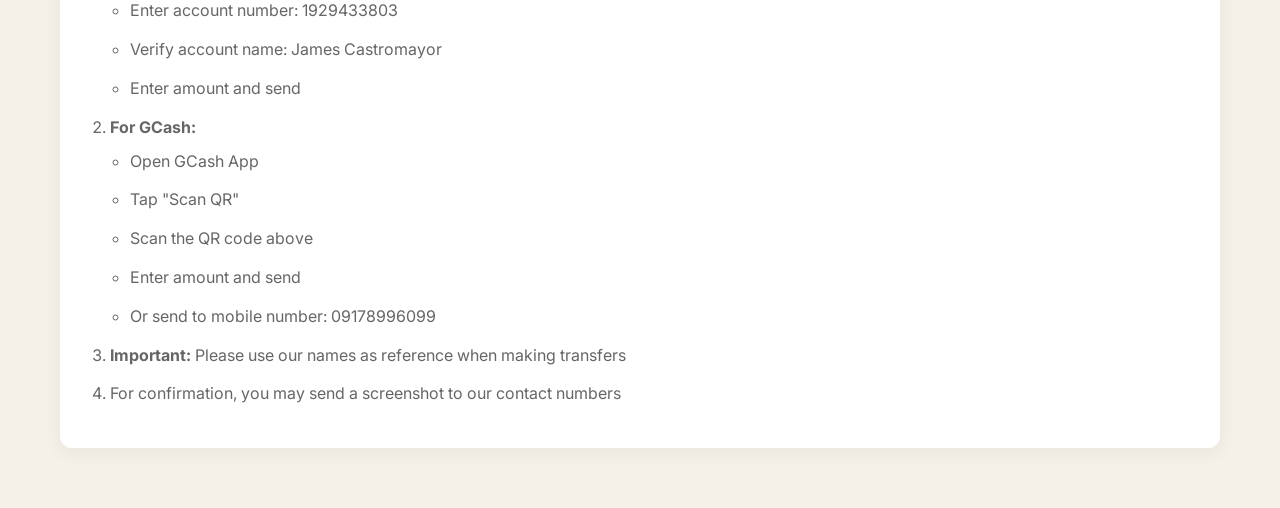
<file: GiftGuide.html>
<!DOCTYPE html>
<html lang="en">
<head>
    <meta charset="UTF-8">
    <meta name="viewport" content="width=device-width, initial-scale=1.0">
    <title>Gift Guide - Eurish & James Wedding</title>
    <link rel="preconnect" href="https://fonts.googleapis.com">
    <link rel="preconnect" href="https://fonts.gstatic.com" crossorigin>
    <link href="https://fonts.googleapis.com/css2?family=Playfair+Display:ital,wght@0,400;0,700;1,400&family=Inter:wght@300;400;500;600&display=swap" rel="stylesheet">
    <link rel="stylesheet" href="https://cdnjs.cloudflare.com/ajax/libs/font-awesome/6.0.0/css/all.min.css">
    <link rel="icon" type="image/png" href="favicon.png">
    <link rel="stylesheet" href="style.css">
    
</head>
<body>
    <div class="gift-guide-container">
        <a href="./index.html" class="back-button">
            <i class="fas fa-arrow-left"></i> Back to Wedding Invitation
        </a>

        <h1 class="gift-title">Gift Guide</h1>
        <!--<p class="gift-subtitle">Your presence is the most meaningful gift we could receive. Should you wish to honor us with a present, a monetary blessing would be truly appreciated.</p>-->

        <div class="gift-message">
            <i class="fas fa-heart"></i>
            <p>Thank you for your generosity and for celebrating with us on our special day!</p>
        </div>

        <div class="qr-options">
            <div class="qr-option">
                <div class="qr-header">
                    <i class="fas fa-building-columns"></i>
                    <h3>BPI Savings</h3>
                </div>

                <!-- QR Code with App Link -->
                <div class="qr-image-large" onclick="downloadQRCode('bpi_qr.jpg', 'BPI_QR_Code.jpg')">
                    <img src="bpi_qr.jpg" alt="BPI QR Code" id="bpiQr">
                </div>

                <div class="account-details">
                    <h4><strong>Bank Details:</strong></h4>
                    <p><strong>Bank:</strong> Bank of the Philippine Islands (BPI)</p>
                    <p><strong>Account Name:</strong> James Castromayor</p>
                    <p><strong>Account Number:</strong>  <span class="copy-text" onclick="copyText(this)">1929433803</span> <i>click to copy</i></p>
                    <p><strong>Account Type:</strong> Savings Account</p>
                </div>

                <div class="mobile-apps">
                    <!--<a href="bpi://" class="app-button" onclick="openBPIApp(); return false;">
                        <i class="fas fa-mobile-alt"></i> Open BPI App
                    </a>-->


                    <button class="app-button download-qr-btn" onclick="downloadQRCode('bpi_qr.jpg', 'BPI_QR_Code.jpg')">
                        <i class="fas fa-download"></i> Download QR
                    </button>

                    <a href="https://play.google.com/store/search?q=bpi&c=apps" target="_blank" class="app-button">
                        <i class="fab fa-google-play"></i> Get BPI App
                    </a>
                </div>
            </div>

            <div class="qr-option">
                <div class="qr-header">
                    <i class="fas fa-mobile-alt"></i>
                    <h3>GCash</h3>
                </div>

                <!-- QR Code with App Link -->
                <div class="qr-image-large1" onclick="downloadQRCode('gcash_qr.jpg', 'GCash_QR_Code.jpg')">
                    <img src="gcash_qr.jpg" alt="GCash QR Code" id="gcashQr">
                </div>

                <div class="account-details">
                    <h4><strong>Account Details:</strong></h4>
                    <p><strong>Service:</strong> GCash</p>
                    <p><strong>Account Name:</strong> James Castromayor</p>
                    <p><strong>Mobile Number:</strong> <span class="copy-text" onclick="copyText(this)">09178996099</span> <i>click to copy</i></p>
                   
                </div>

                <div class="mobile-apps">
                    <!--<a href="gcash://" class="app-button" onclick="openGCashApp(); return false;">
                        <i class="fas fa-mobile-alt"></i> Open GCash App
                    </a>-->
                    <button class="app-button download-qr-btn" onclick="downloadQRCode('gcash_qr.jpg', 'GCash_QR_Code.jpg')">
                        <i class="fas fa-download"></i> Download QR
                    </button>

                    <a href="https://play.google.com/store/apps/details?id=com.globe.gcash.android" target="_blank" class="app-button">
                        <i class="fab fa-google-play"></i> Get GCash App
                    </a>

                </div>
            </div>
        </div>

        <div class="transfer-instructions">
            <h3><i class="fas fa-info-circle"></i> Transfer Instructions</h3>
            <ol>
                <li>
                    <strong>For BPI Transfers:</strong>
                    <ul style="margin-left: 20px; margin-top: 5px;">
                        <li>Open BPI Mobile App</li>
                        <li>Tap "Send Money"</li>
                        <li>Select "To Another BPI Account"</li>
                        <li>Enter account number: 1929433803</li>
                        <li>Verify account name: James Castromayor</li>
                        <li>Enter amount and send</li>
                    </ul>
                </li>
                <li>
                    <strong>For GCash:</strong>
                    <ul style="margin-left: 20px; margin-top: 5px;">
                        <li>Open GCash App</li>
                        <li>Tap "Scan QR"</li>
                        <li>Scan the QR code above</li>
                        <li>Enter amount and send</li>
                        <li>Or send to mobile number: 09178996099</li>
                    </ul>
                </li>
                <li><strong>Important:</strong> Please use our names as reference when making transfers</li>
                <li>For confirmation, you may send a screenshot to our contact numbers</li>
            </ol>
        </div>
    </div>

    <script>
        // Simple download function for QR codes
        function downloadQRCode(imageSrc, downloadName) {
            try {
                const link = document.createElement('a');
                link.href = imageSrc;
                link.download = downloadName;
                link.style.display = 'none';
                document.body.appendChild(link);
                link.click();
                document.body.removeChild(link);

                // Optional: Show success message
                console.log('QR code download initiated:', downloadName);
            } catch (error) {
                console.error('Error downloading QR code:', error);
                alert('Unable to download QR code. Please try saving the image manually.');
            }
        }

        // Function to open BPI app directly
        function openBPIApp() {
            // Try to open BPI app
            window.location.href = 'bpi://';

            // If app is not installed, fallback to showing QR code
            setTimeout(function() {
                alert('If BPI app is not installed, please use the QR code or account details above for transfer.');
            }, 1000);
        }

        // Function to open GCash app directly
        function openGCashApp() {
            // Try to open GCash app
            window.location.href = 'gcash://';

            // If app is not installed, fallback to showing QR code
            setTimeout(function() {
                alert('If GCash app is not installed, please use the QR code or account details above for transfer.');
            }, 1000);
        }

        function copyText(el) {
            const text = el.textContent.trim();

            if (navigator.clipboard && window.isSecureContext) {
                navigator.clipboard.writeText(text)
                    .then(() => showToast("Copied: " + text))
                    .catch(() => fallbackCopy(text));
            } else {
                fallbackCopy(text);
            }
        }

        function fallbackCopy(text) {
            const textarea = document.createElement("textarea");
            textarea.value = text;
            textarea.style.position = "fixed";
            textarea.style.opacity = "0";
            document.body.appendChild(textarea);
            textarea.focus();
            textarea.select();
            document.execCommand("copy");
            document.body.removeChild(textarea);
            showToast("Copied: " + text);
        }

        function showToast(msg) {
            let toast = document.getElementById("toast");
            if (!toast) {
                toast = document.createElement("div");
                toast.id = "toast";
                toast.style.position = "fixed";
                toast.style.bottom = "30px";
                toast.style.left = "50%";
                toast.style.transform = "translateX(-50%)";
                toast.style.background = "#333";
                toast.style.color = "#fff";
                toast.style.padding = "10px 18px";
                toast.style.borderRadius = "20px";
                toast.style.fontSize = "14px";
                toast.style.zIndex = "9999";
                document.body.appendChild(toast);
            }

            toast.innerText = msg;
            toast.style.opacity = "1";

            setTimeout(() => {
                toast.style.opacity = "0";
            }, 1500);
        }


        // QR code click handlers
        document.getElementById('bpiQr').addEventListener('click', function(e) {
            e.stopPropagation();
            /*openBPIApp();*/
            downloadQRCode('bpi_qr.jpg', 'BPI_QR_Code.jpg');
        });

        document.getElementById('gcashQr').addEventListener('click', function(e) {
            e.stopPropagation();
            /*openGCashApp();*/
            downloadQRCode('gcash_qr.jpg', 'gcash_QR_Code.jpg');
        });

        // Smooth scrolling for back button
        document.querySelector('.back-button').addEventListener('click', function(e) {
            e.preventDefault();
            window.history.back();
        });
    </script>
</body>
</html>
</file>
<file: style.css>
/* style.css */
:root {
	--olive: #898d0b;
	--olive-light: #929449;
	--olive-pale: #8D9E6B;
	--gray-green: #464f39;
	--gray-orange: #d7a94f;
	--beige: #f5f1e8;
	--gray-light: #f8f9fa;
	--text-dark: #333333;
	--text-light: #666666;
}

* {
	margin: 0;
	padding: 0;
	box-sizing: border-box;
}

html {
	scroll-behavior: smooth;
}

body {
	font-family: 'Inter', sans-serif;
	line-height: 1.6;
	color: var(--text-dark);
	background: var(--beige);
	overflow-x: hidden;
}

h1, h2, h3, h4 {
	font-family: 'Playfair Display', serif;
	font-weight: 400;
	line-height: 1.2;
}

.container {
	max-width: 1000px;
	margin: 0 auto;
	padding: 0 20px;
}

section {
	padding: 80px 0;
	position: relative;
}

/* ===== HERO SECTION ===== */
.hero {
	min-height: 100vh;
	display: flex;
	align-items: center;
	justify-content: center;
	text-align: center;
	background: linear-gradient(135deg, var(--beige) 0%, #ffffff 100%);
	position: relative;
	overflow: hidden;
}

	.hero::before {
		content: '';
		position: absolute;
		top: 0;
		left: 0;
		right: 0;
		height: 100%;
		background: url("data:image/svg+xml,%3Csvg width='100' height='100' viewBox='0 0 100 100' xmlns='http://www.w3.org/2000/svg'%3E%3Cpath d='M11 18c3.866 0 7-3.134 7-7s-3.134-7-7-7-7 3.134-7 7 3.134 7 7 7zm48 25c3.866 0 7-3.134 7-7s-3.134-7-7-7-7 3.134-7 7 3.134 7 7 7zm-43-7c1.657 0 3-1.343 3-3s-1.343-3-3-3-3 1.343-3 3 1.343 3 3 3zm63 31c1.657 0 3-1.343 3-3s-1.343-3-3-3-3 1.343-3 3 1.343 3 3 3zM34 90c1.657 0 3-1.343 3-3s-1.343-3-3-3-3 1.343-3 3 1.343 3 3 3zm56-76c1.657 0 3-1.343 3-3s-1.343-3-3-3-3 1.343-3 3 1.343 3 3 3zM12 86c2.21 0 4-1.79 4-4s-1.79-4-4-4-4 1.79-4 4 1.79 4 4 4zm28-65c2.21 0 4-1.79 4-4s-1.79-4-4-4-4 1.79-4 4 1.79 4 4 4zm23-11c2.76 0 5-2.24 5-5s-2.24-5-5-5-5 2.24-5 5 2.24 5 5 5zm-6 60c2.21 0 4-1.79 4-4s-1.79-4-4-4-4 1.79-4 4 1.79 4 4 4zm29 22c2.76 0 5-2.24 5-5s-2.24-5-5-5-5 2.24-5 5 2.24 5 5 5zM32 63c2.76 0 5-2.24 5-5s-2.24-5-5-5-5 2.24-5 5 2.24 5 5 5zm57-13c2.76 0 5-2.24 5-5s-2.24-5-5-5-5 2.24-5 5 2.24 5 5 5zm-9-21c1.105 0 2-.895 2-2s-.895-2-2-2-2 .895-2 2 .895 2 2 2zM60 91c1.105 0 2-.895 2-2s-.895-2-2-2-2 .895-2 2 .895 2 2 2zM35 41c1.105 0 2-.895 2-2s-.895-2-2-2-2 .895-2 2 .895 2 2 2zM12 60c1.105 0 2-.895 2-2s-.895-2-2-2-2 .895-2 2 .895 2 2 2z' fill='%23898d0b' fill-opacity='0.03' fill-rule='evenodd'/%3E%3C/svg%3E");
	}

.couple-names {
	font-size: 4.5rem;
	color: var(--gray-green);
	letter-spacing: 2px;
	margin-bottom: 20px;
	position: relative;
	display: inline-block;
}

	.couple-names::after {
		content: '';
		position: absolute;
		bottom: -10px;
		left: 25%;
		right: 25%;
		height: 2px;
		background: var(--olive);
	}

.wedding-date {
	font-size: 1.8rem;
	color: var(--olive);
	margin-bottom: 30px;
	font-weight: 300;
	letter-spacing: 3px;
}

.invitation-text {
	font-size: 1.2rem;
	color: var(--text-light);
	max-width: 600px;
	margin: 0 auto 40px;
	line-height: 1.8;
}

	.invitation-text span {
		display: block;
		margin-top: 10px;
		font-style: italic;
		color: var(--gray-green);
	}

.scroll-down {
	position: absolute;
	bottom: 30px;
	left: 50%;
	transform: translateX(-50%);
	color: var(--olive);
	font-size: 1.5rem;
	animation: bounce 2s infinite;
}

@keyframes bounce {
	0%, 20%, 50%, 80%, 100% {
		transform: translateX(-50%) translateY(0);
	}

	40% {
		transform: translateX(-50%) translateY(-10px);
	}

	60% {
		transform: translateX(-50%) translateY(-5px);
	}
}

/* ===== DETAILS SECTION ===== */
.section-title {
	text-align: center;
	font-size: 2.5rem;
	color: var(--gray-green);
	margin-bottom: 60px;
	position: relative;
}

	.section-title::after {
		content: '';
		position: absolute;
		bottom: -15px;
		left: 50%;
		transform: translateX(-50%);
		width: 60px;
		height: 3px;
		background: var(--olive);
	}

.details-grid {
	display: grid;
	grid-template-columns: repeat(auto-fit, minmax(300px, 1fr));
	gap: 40px;
}

.detail-card {
	background: white;
	padding: 40px;
	border-radius: 8px;
	box-shadow: 0 10px 30px rgba(0,0,0,0.05);
	text-align: center;
	border-top: 4px solid var(--olive);
	transition: transform 0.3s ease;
}

	.detail-card:hover {
		transform: translateY(-5px);
	}

.detail-icon {
	font-size: 2.5rem;
	color: var(--olive);
	margin-bottom: 20px;
}

.detail-card h3 {
	color: var(--gray-green);
	margin-bottom: 15px;
	font-size: 1.5rem;
}

.detail-card p {
	color: var(--text-light);
	margin-bottom: 10px;
}

.qr-container {
	width: 150px;
	height: 150px;
	margin: 20px auto;
	border: 2px dashed var(--olive-light);
	border-radius: 8px;
	overflow: hidden;
	padding: 5px;
	background: white;
}

.qr-image {
	width: 100%;
	height: 100%;
	object-fit: contain;
	display: block;
}

/* ===== ENTOURAGE SECTION ===== */
/*.entourage-section {
	background: var(--gray-light);
}*/
.important_information {
	background: var(--gray-light);
}

.entourage-container {
	max-width: 1200px;
	margin: 0 auto;
}

.entourage-category {
	margin-bottom: 60px;
}

	.entourage-category h3 {
		color: var(--gray-green);
		font-size: 1.8rem;
		margin-bottom: 30px;
		text-align: center;
		border-bottom: 2px solid var(--olive-pale);
		padding-bottom: 10px;
		position: relative;
		cursor: pointer;
		transition: all 0.3s ease;
	}

		.entourage-category h3:hover {
			color: var(--olive);
		}

		/* Add arrow icon for collapsible sections */
		.entourage-category h3::after {
			content: '\f078'; /* FontAwesome chevron-down */
			font-family: 'Font Awesome 6 Free';
			font-weight: 900;
			position: absolute;
			right: 10px;
			transition: transform 0.3s ease;
		}

		.entourage-category h3.collapsed::after {
			transform: rotate(-90deg);
		}

/* Collapsible content styling */
.collapsible-content {
	overflow: hidden;
	transition: max-height 0.3s ease-out;
	max-height: 0;
}

	.collapsible-content.expanded {
		max-height: 1000px; /* Adjust based on your content height */
	}

.entourage-grid {
	display: grid;
	grid-template-columns: repeat(auto-fit, minmax(250px, 1fr));
	gap: 25px;
}

.entourage-item {
	background: white;
	padding: 25px;
	border-radius: 6px;
	box-shadow: 0 5px 15px rgba(0,0,0,0.03);
	text-align: center;
	border-left: 3px solid var(--olive);
}

	.entourage-item p {
		color: var(--text-light);
		font-size: 0.95rem;
	}

/* ===== RSVP SECTION ===== */
.rsvp-section {
	background: white;
}

.rsvp-container {
	max-width: 800px;
	margin: 0 auto;
	background: var(--gray-light);
	padding: 40px;
	border-radius: 8px;
	border: 1px solid #eee;
}

.rsvp-options {
	display: grid;
	grid-template-columns: repeat(auto-fit, minmax(300px, 1fr));
	gap: 30px;
	margin-top: 40px;
}

.rsvp-option {
	background: white;
	padding: 30px;
	border-radius: 8px;
	text-align: center;
	border: 2px solid var(--olive);
	transition: all 0.3s ease;
}

	.rsvp-option:hover {
		transform: translateY(-5px);
		box-shadow: 0 10px 20px rgba(107, 142, 35, 0.1);
	}

	.rsvp-option h3 {
		color: var(--gray-green);
		margin-bottom: 20px;
		font-size: 1.5rem;
	}

	.rsvp-option p {
		color: var(--text-light);
		margin-bottom: 20px;
	}

.btn-rsvp {
	display: inline-block;
	background: var(--olive);
	color: white;
	padding: 12px 30px;
	border-radius: 4px;
	text-decoration: none;
	font-weight: 500;
	transition: background 0.3s ease;
}

	.btn-rsvp:hover {
		background: var(--gray-green);
	}

/* ===== GIFT SECTION ===== */
.gift-section {
	background: var(--gray-light);
}

.gift-container {
	max-width: 800px;
	margin: 0 auto;
}

.gift-cards {
	display: grid;
	grid-template-columns: repeat(auto-fit, minmax(300px, 1fr));
	gap: 30px;
	margin-top: 40px;
}

.gift-card {
	background: white;
	padding: 30px;
	border-radius: 8px;
	text-align: center;
	border: 2px solid var(--olive);
}

	.gift-card h3 {
		color: var(--gray-green);
		margin-bottom: 20px;
		font-size: 1.5rem;
	}

	.gift-card p {
		color: var(--text-light);
		margin-bottom: 20px;
	}

.gift-qr {
	width: 180px;
	height: 180px;
	margin: 20px auto;
	border: 1px solid #eee;
	border-radius: 4px;
	overflow: hidden;
	background: white;
}

	.gift-qr img {
		width: 100%;
		height: 100%;
		object-fit: contain;
		display: block;
	}

.gift-note {
	font-size: 0.9rem;
	color: var(--text-light);
	font-style: italic;
	margin-top: 10px;
}

/* ===== INFO CARDS ===== */
.info-cards {
	display: grid;
	grid-template-columns: repeat(auto-fit, minmax(300px, 1fr));
	gap: 30px;
	margin-top: 40px;
}

.info-card {
	background: white;
	padding: 30px;
	border-radius: 8px;
	box-shadow: 0 5px 15px rgba(0,0,0,0.05);
	border: 1px solid #eee;
}

	.info-card h4 {
		color: var(--gray-green);
		margin-bottom: 15px;
		font-size: 1.3rem;
		display: flex;
		align-items: center;
		gap: 10px;
	}

		.info-card h4 i {
			color: var(--olive);
		}

/* ===== SHARE SECTION ===== */
.share-section {
	background: var(--gray-green);
	color: white;
	text-align: center;
}

	.share-section .section-title {
		color: white;
	}

		.share-section .section-title::after {
			background: var(--olive-light);
		}

.share-buttons {
	display: flex;
	justify-content: center;
	gap: 20px;
	flex-wrap: wrap;
	margin-top: 30px;
}

.share-btn {
	background: rgba(255,255,255,0.1);
	color: white;
	border: 1px solid rgba(255,255,255,0.2);
	padding: 12px 25px;
	border-radius: 4px;
	display: flex;
	align-items: center;
	gap: 10px;
	cursor: pointer;
	transition: all 0.3s ease;
	text-decoration: none;
}

	.share-btn:hover {
		background: rgba(255,255,255,0.2);
		transform: translateY(-2px);
	}

/* ===== COLOR PALETTE ===== */
.color-palette {
	display: flex;
	justify-content: center;
	gap: 10px;
	margin: 40px 0;
}

.color-swatch {
	width: 40px;
	height: 40px;
	border-radius: 50%;
	border: 2px solid white;
	box-shadow: 0 3px 10px rgba(0,0,0,0.1);
}

/* ===== FOOTER ===== */
footer {
	background: var(--gray-green);
	color: white;
	text-align: center;
	padding: 40px 20px;
}

	footer p {
		color: rgba(255,255,255,0.8);
		margin: 10px 0;
	}

/* ===== GOOGLE FORM EMBED ===== */
.google-form-container {
	margin-top: 40px;
	border-radius: 8px;
	overflow: hidden;
	box-shadow: 0 5px 15px rgba(0,0,0,0.1);
}

.google-form-frame {
	width: 100%;
	height: 800px;
	border: none;
}

/* ===== QR Code Styling ===== */
.qr-code-container {
	display: grid;
	grid-template-columns: 1fr 1fr;
	gap: 20px;
	margin-top: 20px;
}

.qr-code-item {
	text-align: center;
}

.qr-code-image {
	width: 250px;
	height: 250px;
	border: 1px solid #ddd;
	border-radius: 8px;
	padding: 10px;
	background: white;
	margin: 0 auto 10px;
	overflow: hidden;
}

.qr-code-image-bank {
	width: 180px;
	height: 180px;
	border: 1px solid #ddd;
	border-radius: 8px;
	padding: 10px;
	background: white;
	margin: 0 auto 10px;
	overflow: hidden;
}

.qr-code-image img {
	width: 100%;
	height: 100%;
	object-fit: contain;
	display: block;
}

/* ===== RESPONSIVE ===== */
@media (max-width: 768px) {
	.couple-names {
		font-size: 3rem;
	}

	.wedding-date {
		font-size: 1.4rem;
	}

	section {
		padding: 60px 0;
	}

	.details-grid {
		grid-template-columns: 1fr;
	}

	.entourage-grid {
		grid-template-columns: 1fr;
	}

	.rsvp-container,
	.rsvp-option,
	.gift-card {
		padding: 20px;
	}

	.rsvp-options,
	.gift-cards,
	.qr-code-container {
		grid-template-columns: 1fr;
	}

	.google-form-frame {
		height: 600px;
	}

	/* Adjust arrow position for mobile */
	.entourage-category h3::after {
		right: 5px;
	}
}

/* ===== PRINT STYLES ===== */
@media print {
	.hero::before,
	.scroll-down,
	.share-section,
	.share-buttons {
		display: none;
	}

	.detail-card,
	.entourage-item,
	.info-card {
		break-inside: avoid;
		box-shadow: none;
		border: 1px solid #ddd;
	}
}

.tagalog {
	font-size: 0.85em;
	font-style: italic;
}

/* ===== MUSIC PLAYER ===== */
.music-player {
	position: fixed;
	bottom: 20px;
	right: 20px;
	z-index: 1000;
	background: rgba(255, 255, 255, 0.95);
	border-radius: 50px;
	padding: 10px 20px;
	box-shadow: 0 5px 15px rgba(0,0,0,0.2);
	display: flex;
	align-items: center;
	gap: 10px;
	border: 2px solid var(--olive);
}

.music-control {
	background: var(--olive);
	color: white;
	border: none;
	width: 40px;
	height: 40px;
	border-radius: 50%;
	cursor: pointer;
	display: flex;
	align-items: center;
	justify-content: center;
	transition: all 0.3s ease;
}

.music-control:hover {
	background: var(--gray-green);
	transform: scale(1.1);
}

.music-info {
	font-size: 0.9rem;
	color: var(--gray-green);
	font-weight: 500;
}

@media (max-width: 768px) {
	.music-player {
		bottom: 10px;
		right: 10px;
		padding: 8px 15px;
	}

	.music-info {
		display: none;
	}
}




/* Bank Details Styling */
.show-bank-details-btn {
	background: var(--olive);
	color: white;
	/*background: transparent;*/
	border: 2px solid var(--olive);
	/*color: var(--olive);*/
	padding: 12px 24px;
	border-radius: 4px;
	cursor: pointer;
	font-size: 0.95rem;
	margin-top: 20px;
	display: flex;
	align-items: center;
	justify-content: center;
	gap: 10px;
	width: 100%;
	transition: all 0.3s ease;
	font-weight: 600;
}

.show-bank-details-btn:hover {
	background: var(--olive);
	color: white;
	transform: translateY(-2px);
	box-shadow: 0 5px 15px rgba(137, 141, 11, 0.2);
}

.bank-details-container {
	margin-top: 25px;
	display: none;
	opacity: 0;
	transform: translateY(20px);
	transition: all 0.4s ease;
}

.bank-details-container.visible {
	display: block;
	opacity: 1;
	transform: translateY(0);
}

.bank-info-grid {
	display: grid;
	grid-template-columns: 1fr 1fr;
	gap: 20px;
	margin-bottom: 20px;
	align-items: start;
}

.bank-card {
	background: white;
	padding: 25px;
	border-radius: 8px;
	box-shadow: 0 5px 20px rgba(0, 0, 0, 0.08);
	border-top: 4px solid var(--olive);
	text-align: center;
	transition: transform 0.3s ease;
}

	.bank-card:hover {
		transform: translateY(-5px);
	}

.bank-header {
	display: flex;
	align-items: center;
	justify-content: center;
	gap: 12px;
	margin-bottom: 20px;
	color: var(--gray-green);
}

	.bank-header i {
		font-size: 1.5rem;
		color: var(--olive);
	}

	.bank-header h5 {
		font-size: 1.3rem;
		margin: 0;
	}

.bank-info {
	margin-top: 20px;
	padding-top: 20px;
	border-top: 1px solid #eee;
}

	.bank-info p {
		color: var(--text-light);
		font-size: 0.95rem;
		margin-bottom: 8px;
	}

	.bank-info strong {
		color: var(--gray-green);
	}

.qr-code-image-bank {
	width: 200px;
	height: 200px;
	margin: 0 auto;
	border: 1px solid #eee;
	border-radius: 8px;
	padding: 10px;
	background: white;
	overflow: hidden;
}

	.qr-code-image-bank img {
		width: 100%;
		height: 100%;
		object-fit: contain;
		display: block;
	}

.bank-note {
	grid-column: 1 / span 2;
	background: #f8f9fa;
	padding: 20px;
	border-radius: 8px;
	border-left: 4px solid var(--olive);
	display: flex;
	align-items: center;
	gap: 15px;
	margin-top: 0;
}

	.bank-note i {
		color: var(--olive);
		font-size: 1.2rem;
		margin-top: 3px;
	}

	.bank-note p {
		color: var(--text-light);
		margin: 0;
		font-size: 0.95rem;
		line-height: 1.5;
	}

/* Responsive adjustments */
@media (max-width: 768px) {
	.bank-info-grid {
		grid-template-columns: 1fr;
	}

	.bank-note {
		grid-column: 1;
	}

	.bank-card {
		padding: 20px;
	}

	.qr-code-image-bank {
		width: 180px;
		height: 180px;
	}
}


.gift-guide-container {
	max-width: 1200px;
	margin: 0 auto;
	padding: 60px 20px;
	background: var(--beige);
	min-height: 100vh;
}

.back-button {
	display: inline-flex;
	align-items: center;
	gap: 8px;
	color: var(--olive);
	text-decoration: none;
	margin-bottom: 30px;
	font-weight: 500;
}

.gift-title {
	text-align: center;
	font-size: 2.5rem;
	color: var(--gray-green);
	margin-bottom: 20px;
	position: relative;
}

	.gift-title::after {
		content: '';
		position: absolute;
		bottom: -10px;
		left: 50%;
		transform: translateX(-50%);
		width: 80px;
		height: 3px;
		background: var(--olive);
	}

.gift-subtitle {
	text-align: center;
	color: var(--text-light);
	max-width: 800px;
	margin: 0 auto 50px;
	font-size: 1.1rem;
	line-height: 1.6;
}

.gift-message {
	text-align: center;
	font-style: italic;
	color: var(--olive);
	margin-bottom: 40px;
	padding: 20px;
	background: rgba(137, 141, 11, 0.05);
	border-radius: 8px;
}

.qr-options {
	display: grid;
	grid-template-columns: repeat(auto-fit, minmax(300px, 1fr));
	gap: 40px;
	margin-bottom: 50px;
}

.qr-option {
	background: white;
	padding: 30px;
	border-radius: 12px;
	box-shadow: 0 10px 30px rgba(0,0,0,0.08);
	text-align: center;
	border: 2px solid var(--olive);
	transition: all 0.3s ease;
}

	.qr-option:hover {
		transform: translateY(-5px);
		box-shadow: 0 15px 35px rgba(137, 141, 11, 0.15);
	}

.qr-header {
	display: flex;
	align-items: center;
	justify-content: center;
	gap: 15px;
	margin-bottom: 25px;
	color: var(--gray-green);
}

	.qr-header i {
		font-size: 2rem;
		color: var(--olive);
	}

.qr-image-large {
	width: 100%;
	max-width: 600px;
	height: 600px;
	margin: 0 auto 25px;
	border: 2px solid #eee;
	border-radius: 12px;
	padding: 15px;
	background: white;
	overflow: hidden;
	cursor: pointer;
	transition: transform 0.3s ease;
}

.qr-image-large1 {
	width: 100%;
	max-width: 600px;
	height: 600px;
	margin: 0 auto 25px;
	border: 2px solid #eee;
	border-radius: 12px;
	padding: 15px;
	background: white;
	overflow: hidden;
	cursor: pointer;
	transition: transform 0.3s ease;
}

.qr-image-large:hover {
	transform: scale(1.02);
}

.qr-image-large img {
	width: 100%;
	height: 100%;
	object-fit: contain;
	display: block;
}

.qr-image-large1:hover {
	transform: scale(1.02);
}

.qr-image-large1 img {
	width: 100%;
	height: 100%;
	object-fit: contain;
	display: block;
}

.account-details {
	margin-top: 25px;
	padding-top: 25px;
	border-top: 1px solid #eee;
	text-align: left;
}

	.account-details h4 {
		color: var(--gray-green);
		margin-bottom: 15px;
		font-size: 1.1rem;
	}

	.account-details p {
		color: var(--text-light);
		margin-bottom: 8px;
		font-size: 0.95rem;
	}

	.account-details strong {
		color: var(--gray-green);
	}

.transfer-instructions {
	background: white;
	padding: 30px;
	border-radius: 12px;
	box-shadow: 0 5px 20px rgba(0,0,0,0.05);
	margin-top: 40px;
}

	.transfer-instructions h3 {
		color: var(--gray-green);
		margin-bottom: 20px;
		display: flex;
		align-items: center;
		gap: 10px;
	}

	.transfer-instructions ol {
		padding-left: 20px;
		color: var(--text-light);
		line-height: 1.8;
	}

	.transfer-instructions li {
		margin-bottom: 10px;
	}

.mobile-apps {
	display: grid;
	grid-template-columns: repeat(auto-fit, minmax(140px, 1fr));
	gap: 15px;
	margin-top: 30px;
}

	.mobile-apps a,
	.mobile-apps button {
		text-align: center;
		justify-content: center;
		min-height: 44px; /* Better touch target on mobile */
	}

/* Make sure download button matches app button style */
.download-qr-btn {
	background: var(--olive-pale);
	color: white;
	border: none;
	padding: 12px 15px;
	border-radius: 8px;
	font-weight: 500;
	cursor: pointer;
	transition: all 0.3s ease;
	display: flex;
	align-items: center;
	justify-content: center;
	gap: 8px;
	font-family: 'Inter', sans-serif;
	font-size: 0.9rem;
	text-decoration: none;
	width: 100%;
}

	.download-qr-btn:hover {
		background: var(--olive);
		transform: translateY(-2px);
		box-shadow: 0 5px 15px rgba(137, 141, 11, 0.2);
	}

.app-button {
	display: inline-flex;
	align-items: center;
	gap: 10px;
	padding: 12px 25px;
	background: var(--olive);
	color: white;
	text-decoration: none;
	border-radius: 8px;
	font-weight: 500;
	transition: all 0.3s ease;
}

	.app-button:hover {
		background: var(--gray-green);
		transform: translateY(-2px);
	}

@media (max-width: 768px) {
	.qr-options {
		grid-template-columns: 1fr;
	}

	.qr-image-large {
		max-width: 250px;
		height: 250px;
	}

	.qr-image-large1 {
		max-width: 250px;
		height: 250px;
	}

	.gift-title {
		font-size: 2rem;
	}
}

.copy-text {
	cursor: pointer;
	color: #0a66c2;
	font-weight: 500;
}

.copy-text:active {
	transform: scale(0.95);
}

/* ===== ENTOURAGE PREVIEW ===== */
.entourage-preview {
	display: flex;
	justify-content: center;
	margin-top: 40px;
}

.entourage-preview-box {
	background: white;
	padding: 40px;
	border-radius: 12px;
	box-shadow: 0 15px 35px rgba(0,0,0,0.08);
	border: 2px solid var(--olive);
	max-width: 600px;
	width: 100%;
	cursor: pointer;
	transition: all 0.3s ease;
	text-align: center;
}

	.entourage-preview-box:hover {
		transform: translateY(-10px);
		box-shadow: 0 20px 40px rgba(137, 141, 11, 0.15);
	}

.entourage-preview-content h3 {
	color: var(--gray-green);
	margin-bottom: 10px;
	font-size: 1.8rem;
}

.entourage-preview-content p {
	color: var(--text-light);
	margin-bottom: 30px;
}

.preview-grid {
	display: grid;
	grid-template-columns: repeat(3, 1fr);
	gap: 20px;
	margin: 30px 0;
}

.preview-item {
	text-align: center;
}

.preview-avatar {
	width: 80px;
	height: 80px;
	border-radius: 50%;
	margin: 0 auto 10px;
	display: flex;
	align-items: center;
	justify-content: center;
	color: white;
	font-size: 1.5rem;
}

.view-entourage-btn {
	background: var(--olive);
	color: white;
	border: none;
	padding: 15px 30px;
	border-radius: 50px;
	font-size: 1rem;
	font-weight: 600;
	cursor: pointer;
	display: flex;
	align-items: center;
	justify-content: center;
	gap: 10px;
	margin: 20px auto 0;
	transition: all 0.3s ease;
	width: 100%;
	max-width: 300px;
}

.view-entourage-btn:hover {
	background: var(--gray-green);
	transform: translateY(-2px);
	box-shadow: 0 10px 20px rgba(137, 141, 11, 0.2);
}

/* Clear button for search */
.clear-btn {
	background: #dc3545;
	color: white;
	border: none;
	width: 40px;
	height: 40px;
	border-radius: 50%;
	cursor: pointer;
	display: flex;
	align-items: center;
	justify-content: center;
	transition: all 0.3s ease;
	margin-left: 5px;
}

	.clear-btn:hover {
		background: #c82333;
		transform: scale(1.1);
	}

/* Make search container align items properly */
.search-container {
	display: flex;
	align-items: center;
	gap: 10px;
	margin: 30px 0;
	justify-content: center;
}

.search-input {
	flex: 1;
	max-width: 400px;
	padding: 15px 20px;
	border: 2px solid #e0e0e0;
	border-radius: 50px;
	font-size: 1rem;
	transition: all 0.3s ease;
	font-family: 'Inter', sans-serif;
}

.search-btn {
	padding: 15px 30px;
	background: var(--olive);
	color: white;
	border: none;
	border-radius: 50px;
	cursor: pointer;
	font-size: 1rem;
	font-weight: 600;
	transition: all 0.3s ease;
	display: flex;
	align-items: center;
	gap: 8px;
}

	.search-btn:hover {
		background: #7a7e09;
		transform: translateY(-2px);
	}

/* Save the Date Video Section */
.save-date-section {
	padding: 80px 20px;
	background: linear-gradient(135deg, #f8f5f0 0%, #f0ede8 100%);
	text-align: center;
}

.video-container {
	max-width: 900px;
	margin: 0 auto;
}

.video-wrapper {
	position: relative;
	width: 100%;
	max-width: 800px;
	margin: 0 auto 30px;
	border-radius: 12px;
	overflow: hidden;
	box-shadow: 0 10px 30px rgba(0, 0, 0, 0.15);
	cursor: pointer;
	transition: transform 0.3s ease, box-shadow 0.3s ease;
}

	.video-wrapper:hover {
		transform: translateY(-5px);
		box-shadow: 0 15px 40px rgba(0, 0, 0, 0.2);
	}

.video-placeholder {
	background: linear-gradient(135deg, var(--olive) 0%, var(--olive-light) 100%);
	height: 450px;
	display: flex;
	align-items: center;
	justify-content: center;
	position: relative;
}

.video-preview {
	text-align: center;
	color: white;
	padding: 20px;
}

.play-button {
	width: 80px;
	height: 80px;
	background: rgba(255, 255, 255, 0.9);
	border-radius: 50%;
	display: flex;
	align-items: center;
	justify-content: center;
	margin: 0 auto 25px;
	transition: all 0.3s ease;
}

.video-wrapper:hover .play-button {
	transform: scale(1.1);
	background: white;
}

.play-button i {
	font-size: 2.5rem;
	color: var(--olive);
	margin-left: 5px;
}

.video-info h3 {
	font-family: 'Playfair Display', serif;
	font-size: 2rem;
	margin-bottom: 10px;
	font-weight: 600;
}

.video-info p {
	font-family: 'Inter', sans-serif;
	font-size: 1.1rem;
	opacity: 0.9;
}

.video-player {
	width: 100%;
	height: 450px;
	background: #000;
}

.video-caption {
	font-family: 'Inter', sans-serif;
	font-size: 1.1rem;
	color: var(--text-color);
	max-width: 600px;
	margin: 0 auto;
	line-height: 1.6;
	font-style: italic;
}

/* Responsive adjustments */
@media (max-width: 768px) {
	.video-placeholder,
	.video-player {
		height: 350px;
	}

	.play-button {
		width: 60px;
		height: 60px;
	}

		.play-button i {
			font-size: 2rem;
		}

	.video-info h3 {
		font-size: 1.5rem;
	}

	.video-info p {
		font-size: 1rem;
	}
}

@media (max-width: 480px) {
	.video-placeholder,
	.video-player {
		height: 250px;
	}

	.save-date-section {
		padding: 60px 15px;
	}
}
</file>
